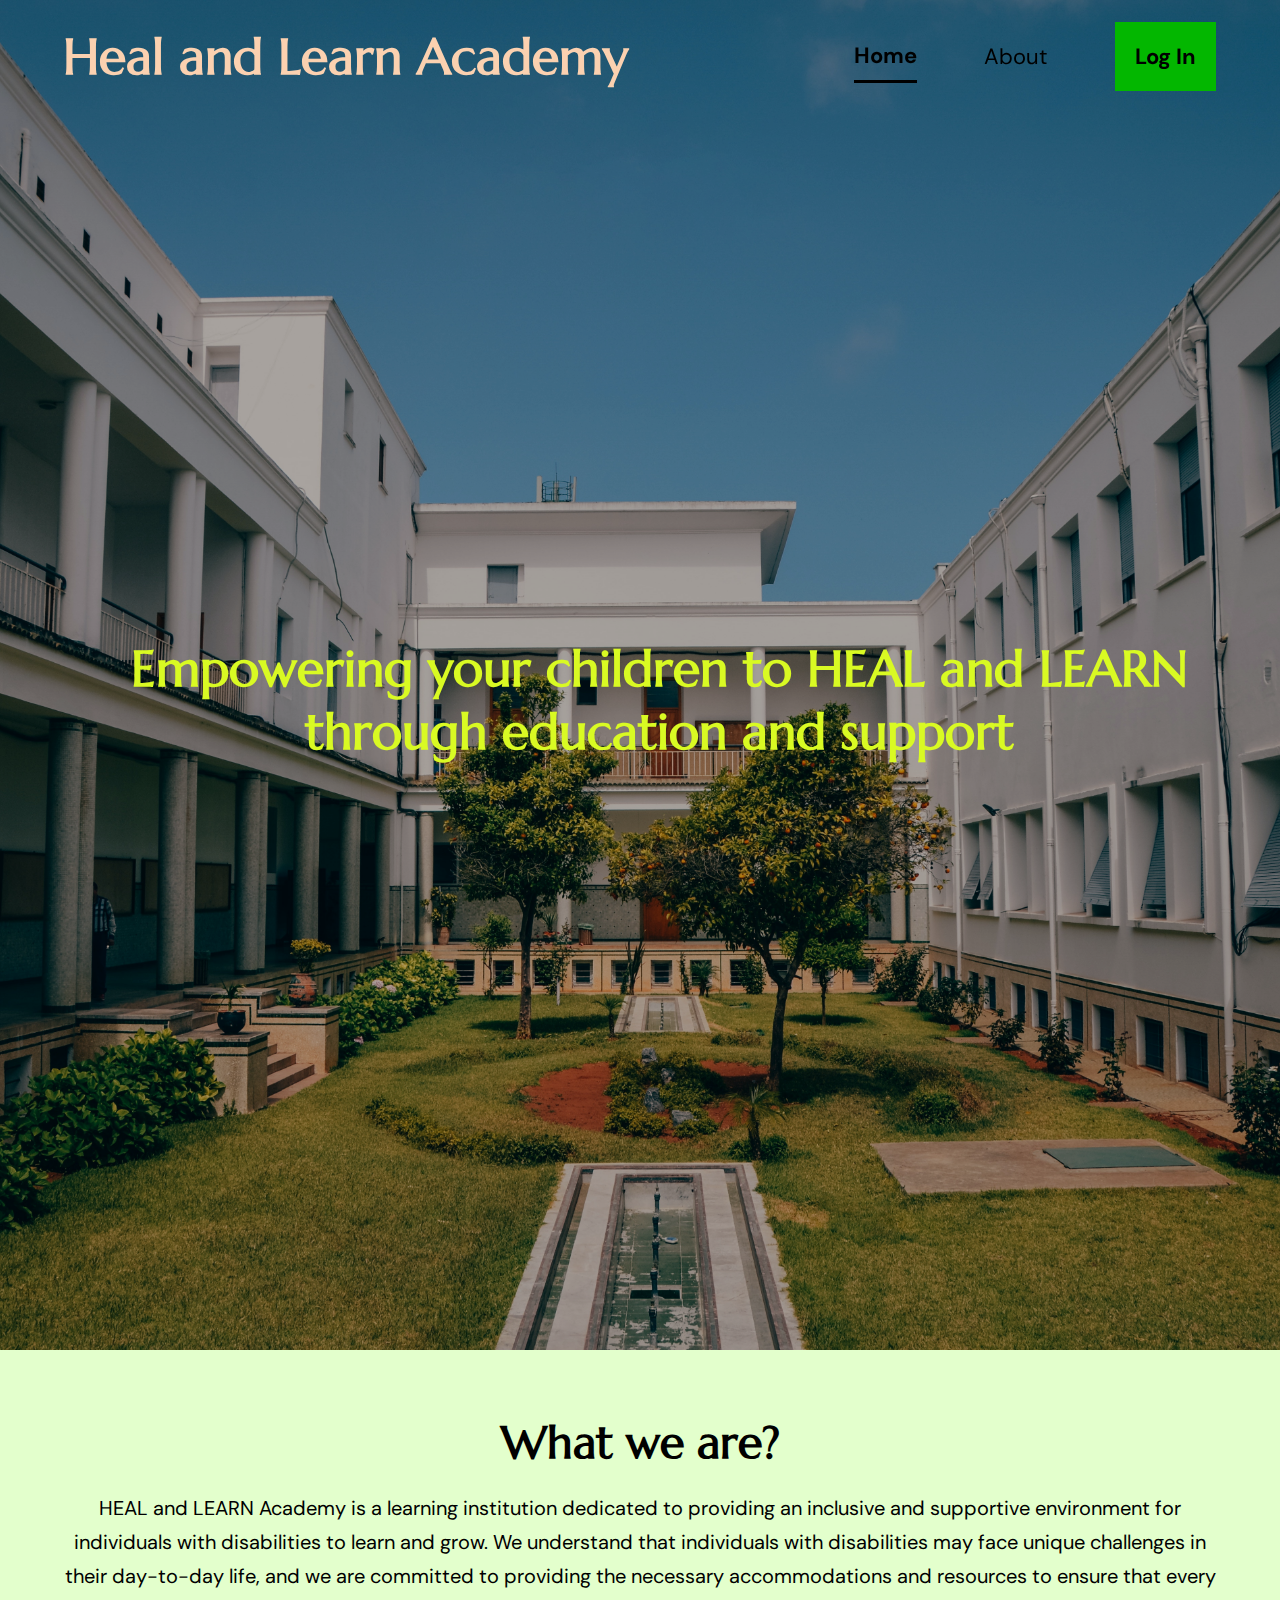
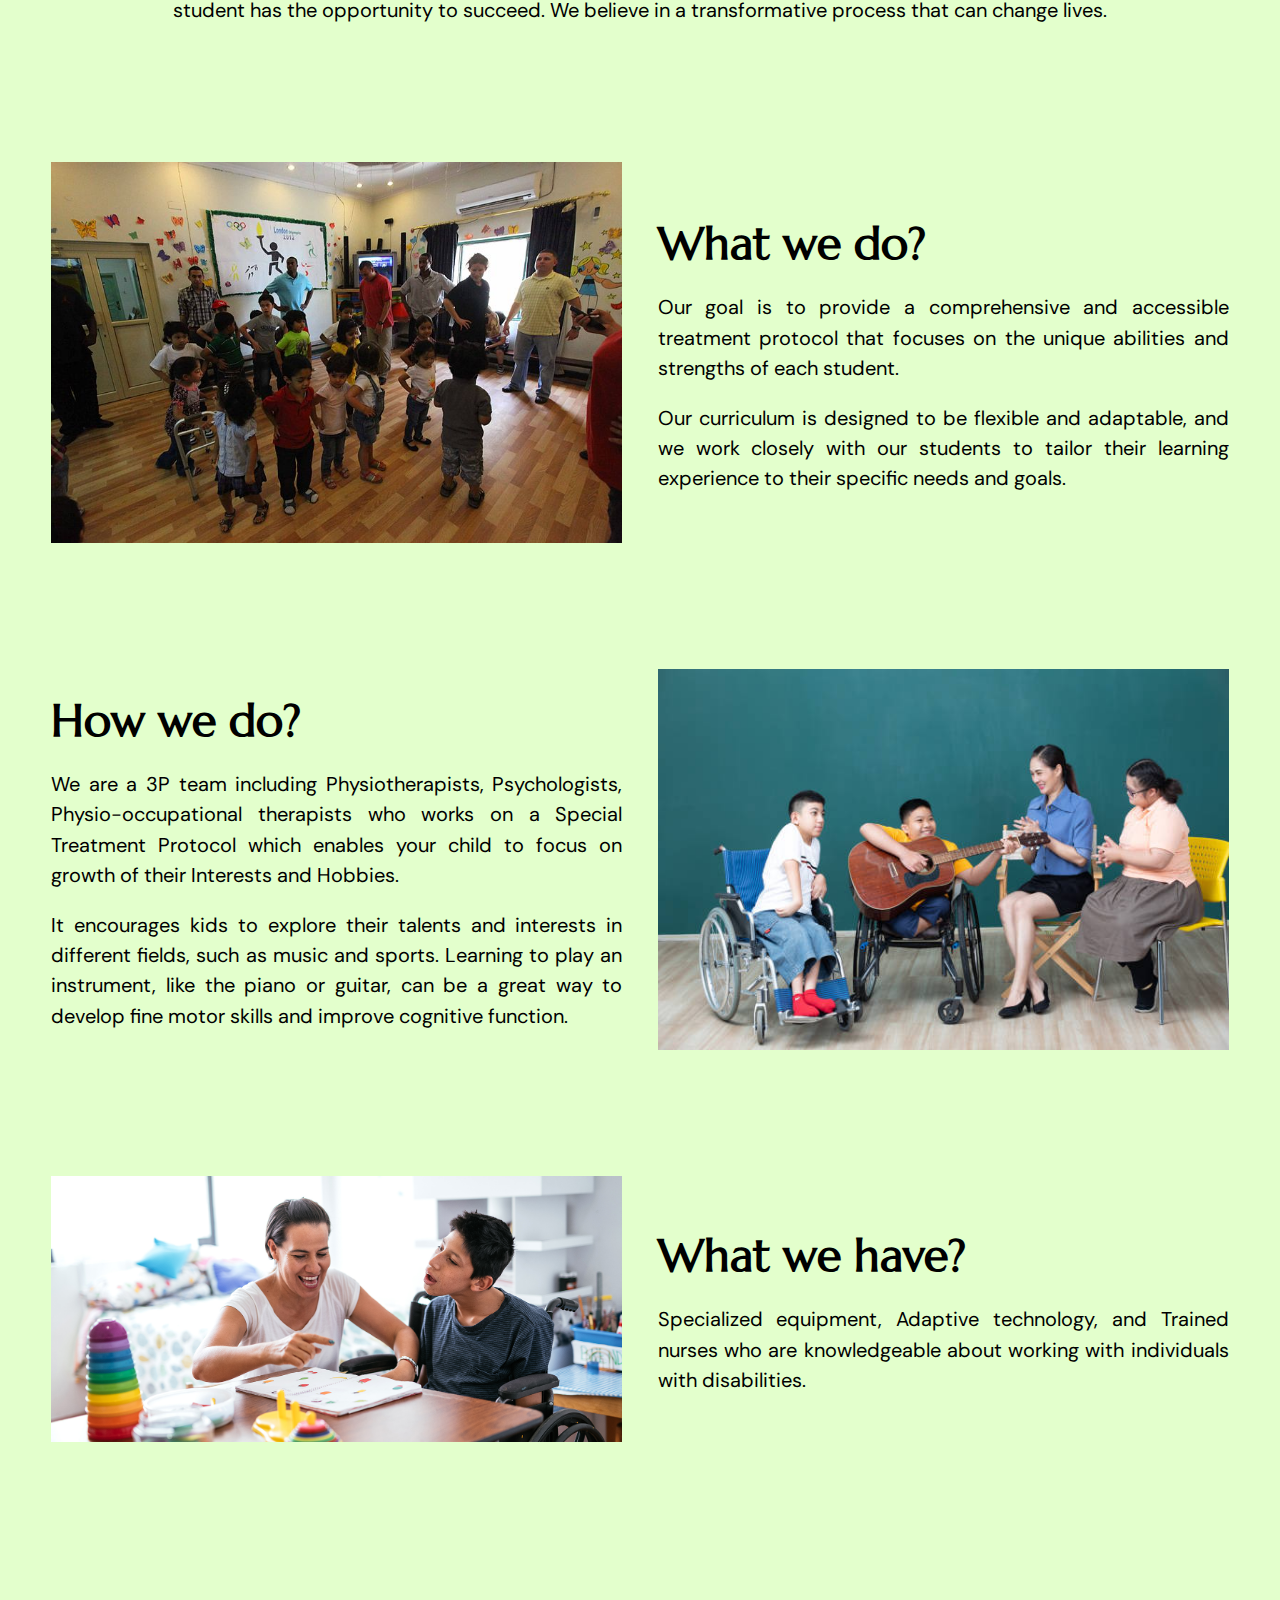
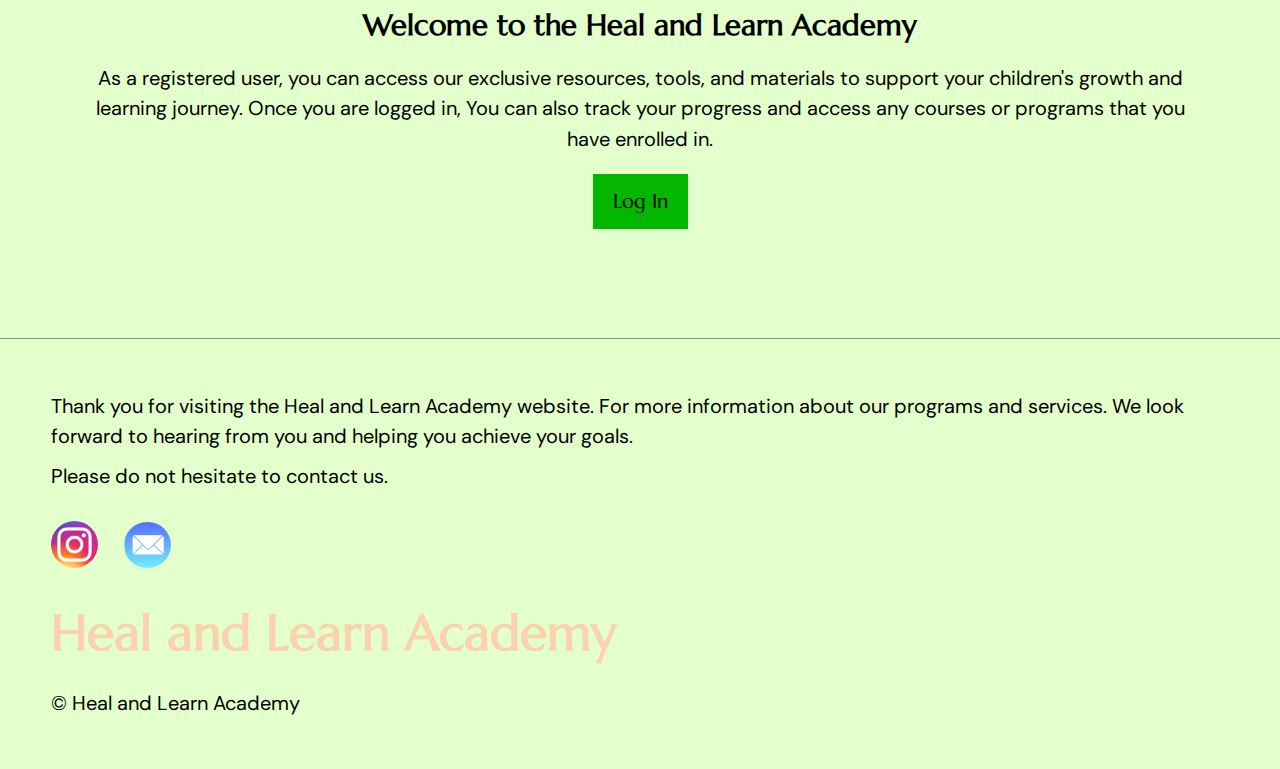
<file: index.html>
<!DOCTYPE html>
<html lang="en">

<head>
  <meta charset="UTF-8" />
  <meta http-equiv="X-UA-Compatible" content="IE=edge" />
  <meta name="viewport" content="width=device-width, initial-scale=1.0" />
  <title>Heal and Learn Academy</title>
  <link rel="preconnect" href="https://fonts.googleapis.com" />
  <link rel="preconnect" href="https://fonts.gstatic.com" crossorigin />
  <link href="https://fonts.googleapis.com/css2?family=Marcellus&display=swap" rel="stylesheet" />
  <link href="https://fonts.googleapis.com/css2?family=DM+Sans&display=swap" rel="stylesheet">
  <link rel="stylesheet" href="css/index.css" />
</head>

<body onscroll="scroll()">
  <div class="main">
    <div id="mySidenav" class="sidenav">
      <a href="javascript:void(0)" class="closebtn" onclick="closeNav()">&times;</a>
      <a href="#" class="ac">Home</a>
      <a href="about.html">About</a>
      <a href="login.html">Log In</a>
    </div>
    <div class="nav" id="nav">
      <div class="drawer">
        <img src="images/drawer_light.png" id="drawer" alt="Drawer" onclick="openNav()">
      </div>
      <div class="left">
        <h1>Heal and Learn Academy</h1>
      </div>
      <div class="right">
        <a href="#" class="active">Home</a>
        <a href="about.html">About</a>
        <a href="login.html" class="login">Log In</a>
      </div>
    </div>
    <div class="header">
      <div class="hero">
        <h1>Empowering your children to HEAL and LEARN through education and support</h1>
      </div>
    </div>
    <div class="whatweare">
      <h1>What we are?</h1>
      <p>HEAL and LEARN Academy is a learning institution dedicated to providing an inclusive and supportive environment
        for individuals with disabilities to learn and grow. We understand that individuals with disabilities may face
        unique challenges in their day-to-day life, and we are committed to providing the necessary accommodations and
        resources to ensure that every student has the opportunity to succeed. We believe in a transformative process
        that can change lives.</p>
    </div>
    <div class="whatwedo">
      <div class="row1">
        <img src="images/1.jpg" alt="Students exercising">
      </div>
      <div class="row2">
        <h1>What we do?</h1>
        <p>Our goal is to provide a comprehensive and accessible treatment protocol that focuses on the unique abilities
          and strengths of each student.</p>
        <p>Our curriculum is designed to be flexible and adaptable, and we work closely with our students to tailor
          their learning experience to their specific needs and goals.</p>
      </div>
    </div>
    <div class="whatwedo second">
      <div class="row2">
        <h1>How we do?</h1>
        <p>We are a 3P team including Physiotherapists, Psychologists, Physio-occupational therapists who works on a
          Special Treatment Protocol which enables your child to focus on growth of their Interests and Hobbies.</p>
        <p>It encourages kids to explore their talents and interests in different fields, such as music and sports.
          Learning to play an instrument, like the piano or guitar, can be a great way to develop fine motor skills and
          improve cognitive function.</p>
      </div>
      <div class="row1">
        <img src="images/2.jpg" alt="Student playing guitar">
      </div>
    </div>
    <div class="whatwedo">
      <div class="row1">
        <img src="images/3.jpg" alt="Teacher">
      </div>
      <div class="row2">
        <h1>What we have?</h1>
        <p>Specialized equipment, Adaptive technology, and Trained nurses who are knowledgeable about working with
          individuals with disabilities.</p>
      </div>
    </div>
    <div class="end">
      <h3>Welcome to the Heal and Learn Academy</h3>
      <p>As a registered user, you can access our exclusive resources, tools, and materials to support your children's growth and learning journey. Once you are logged in, You can also track your progress and access any courses or programs that you have enrolled in.</p>
      <a href="login.html"><button class="log">Log In</button></a>
    </div>
    <div class="footer">
      <p>Thank you for visiting the Heal and Learn Academy website. For more information about our programs and services. We look forward to hearing from you and helping you achieve your goals.</p>
      <p>Please do not hesitate to contact us.</p>
      <div class="icons">
        <img src="images/insta.png" alt="Instagram">
        <img src="images/mail.jpg" alt="Mail">
      </div>
      <h1>Heal and Learn Academy</h1>
      <p>&copy; Heal and Learn Academy</p>
    </div>
  </div>
  <script src="js/index.js"></script>
</body>

</html>
</file>
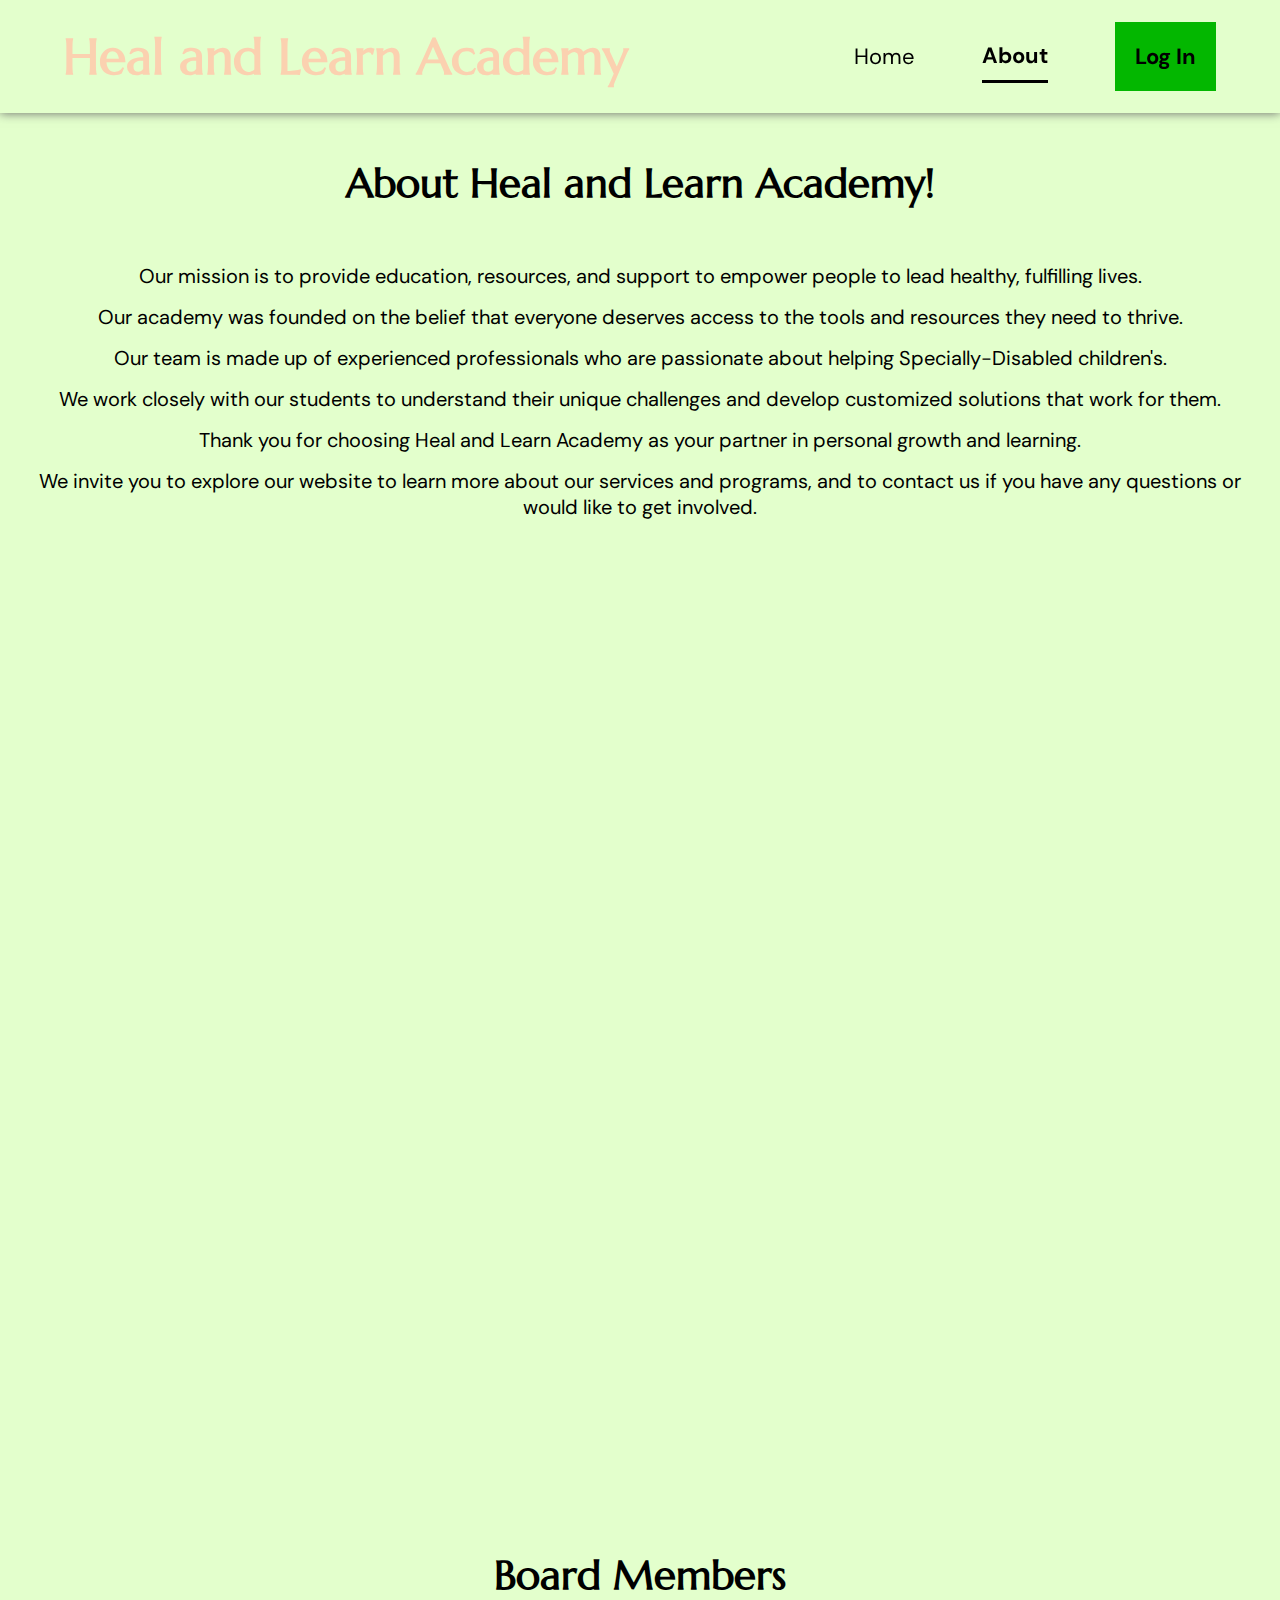
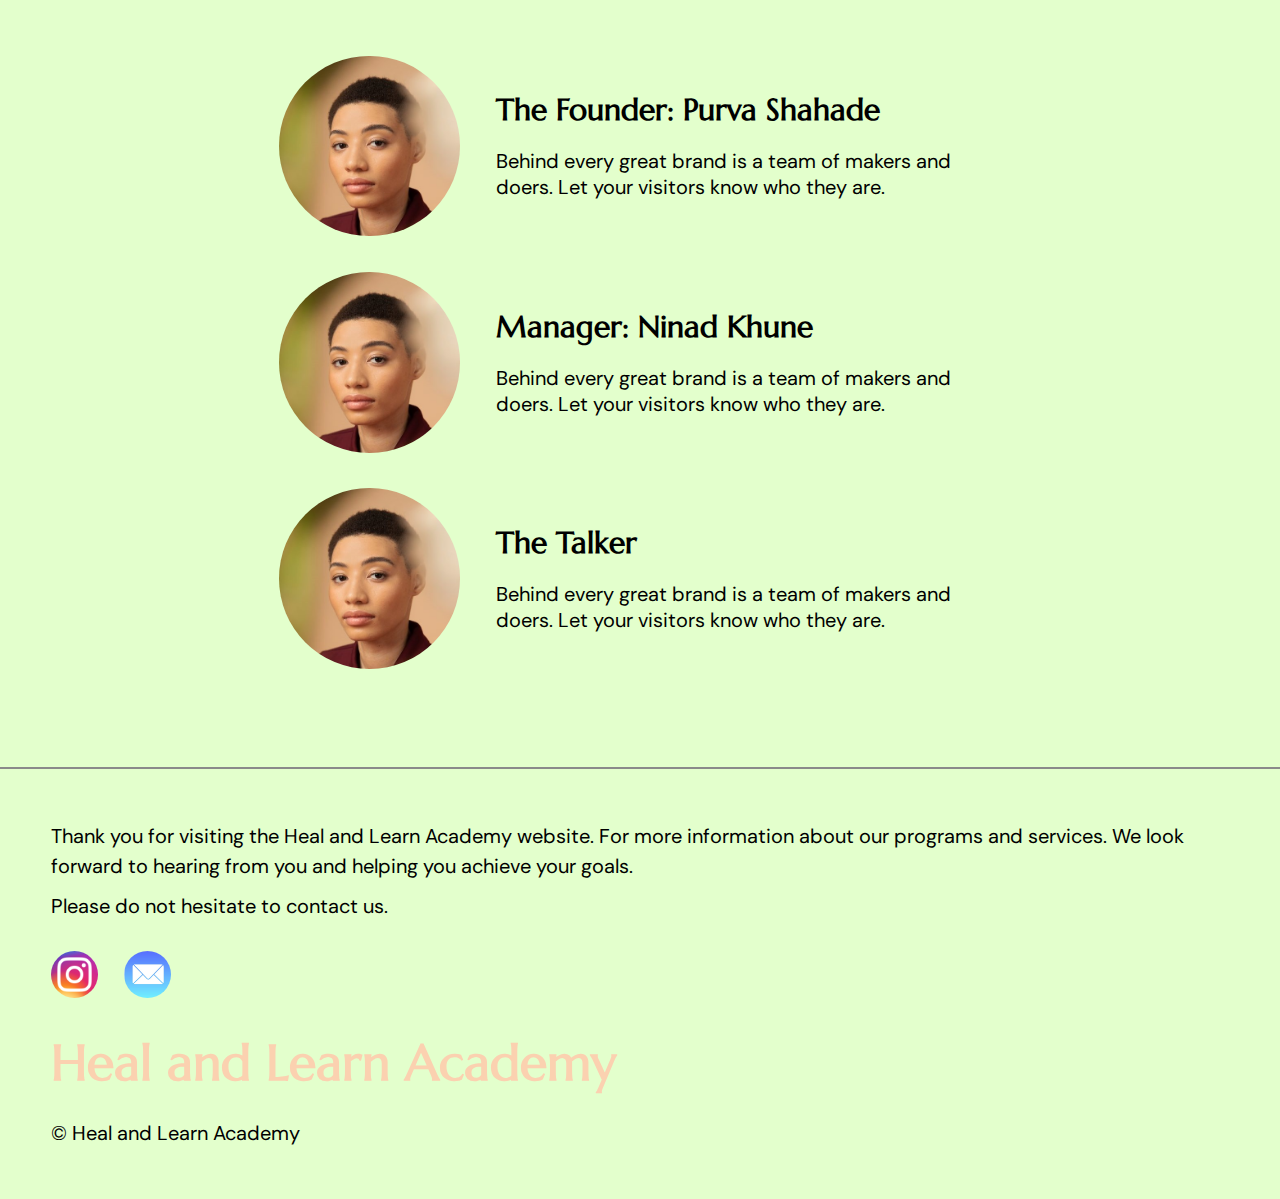
<file: about.html>
<!DOCTYPE html>
<html lang="en">

<head>
  <meta charset="UTF-8" />
  <meta http-equiv="X-UA-Compatible" content="IE=edge" />
  <meta name="viewport" content="width=device-width, initial-scale=1.0" />
  <title>Heal and Learn Academy</title>
  <link rel="preconnect" href="https://fonts.googleapis.com" />
  <link rel="preconnect" href="https://fonts.gstatic.com" crossorigin />
  <link href="https://fonts.googleapis.com/css2?family=Marcellus&display=swap" rel="stylesheet" />
  <link href="https://fonts.googleapis.com/css2?family=DM+Sans&display=swap" rel="stylesheet">
  <link rel="stylesheet" href="css/about.css" />
</head>

<body>
  <div class="main">
    <div id="mySidenav" class="sidenav">
      <a href="javascript:void(0)" class="closebtn" onclick="closeNav()">&times;</a>
      <a href="index.html">Home</a>
      <a href="#" class="ac">About</a>
      <a href="login.html">Log In</a>
    </div>
    <div class="nav shadow" id="nav">
      <div class="drawer">
        <img src="images/drawer.png" id="drawer" alt="Drawer" onclick="openNav()">
      </div>
      <div class="left">
        <h1>Heal and Learn Academy</h1>
      </div>
      <div class="right">
        <a href="index.html">Home</a>
        <a href="#" class="active">About</a>
        <a href="login.html" class="login">Log In</a>
      </div>
    </div>
    <div class="space"></div>
    <div class="content">
        <h1>About Heal and Learn Academy!</h1>
        <p>Our mission is to provide education, resources, and support to empower people to lead healthy, fulfilling lives.</p>
        <p>Our academy was founded on the belief that everyone deserves access to the tools and resources they need to thrive.</p>
        <p>Our team is made up of experienced professionals who are passionate about helping Specially-Disabled children's.</p>
        <p>We work closely with our students to understand their unique challenges and develop customized solutions that work for them.</p>
        <p>Thank you for choosing Heal and Learn Academy as your partner in personal growth and learning.</p>
        <p>We invite you to explore our website to learn more about our services and programs, and to contact us if you have any questions or would like to get involved.</p>
        <iframe class="yt" src="https://www.youtube.com/embed/37u__uVKea4" title="YouTube video player" frameborder="0" allow="accelerometer; autoplay; clipboard-write; encrypted-media; gyroscope; picture-in-picture; web-share" allowfullscreen></iframe>
        <h1>Board Members</h1>
        <div class="mem">
            <img src="images/acc.jpeg" alt="Account">
            <div class="aside">
                <h2>The Founder: Purva Shahade</h2>
                <p>Behind every great brand is a team of makers and doers. Let your visitors know who they are.</p>
            </div>
        </div>
        <div class="mem">
            <img src="images/acc.jpeg" alt="Account">
            <div class="aside">
                <h2>Manager: Ninad Khune</h2>
                <p>Behind every great brand is a team of makers and doers. Let your visitors know who they are.</p>
            </div>
        </div>
        <div class="mem">
            <img src="images/acc.jpeg" alt="Account">
            <div class="aside">
                <h2>The Talker</h2>
                <p>Behind every great brand is a team of makers and doers. Let your visitors know who they are.</p>
            </div>
        </div>
    </div>
    <div class="footer">
      <p>Thank you for visiting the Heal and Learn Academy website. For more information about our programs and services. We look forward to hearing from you and helping you achieve your goals.</p>
      <p>Please do not hesitate to contact us.</p>
      <div class="icons">
        <img src="images/insta.png" alt="Instagram">
        <img src="images/mail.jpg" alt="Mail">
      </div>
      <h1>Heal and Learn Academy</h1>
      <p>&copy; Heal and Learn Academy</p>
    </div>
  </div>
  <script src="js/about.js"></script>
</body>

</html>
</file>
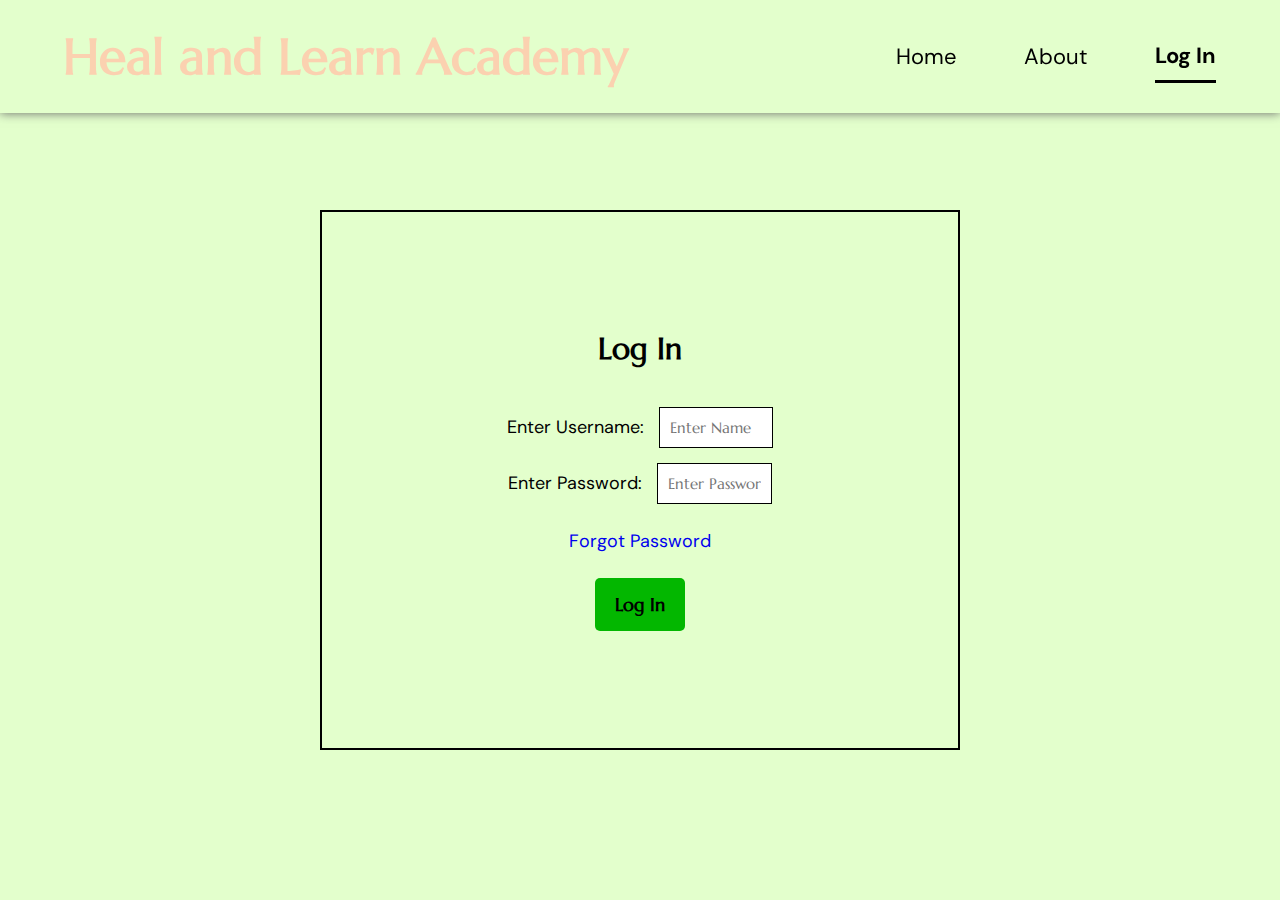
<file: login.html>
<!DOCTYPE html>
<html lang="en">

<head>
  <meta charset="UTF-8" />
  <meta http-equiv="X-UA-Compatible" content="IE=edge" />
  <meta name="viewport" content="width=device-width, initial-scale=1.0" />
  <title>Heal and Learn Academy</title>
  <link rel="preconnect" href="https://fonts.googleapis.com" />
  <link rel="preconnect" href="https://fonts.gstatic.com" crossorigin />
  <link href="https://fonts.googleapis.com/css2?family=Marcellus&display=swap" rel="stylesheet" />
  <link href="https://fonts.googleapis.com/css2?family=DM+Sans&display=swap" rel="stylesheet">
  <link rel="stylesheet" href="css/login.css" />
</head>

<body>
  <div class="main">
    <div id="mySidenav" class="sidenav">
      <a href="javascript:void(0)" class="closebtn" onclick="closeNav()">&times;</a>
      <a href="index.html">Home</a>
      <a href="about.html">About</a>
      <a href="#" class="ac">Log In</a>
    </div>
    <div class="nav shadow" id="nav">
      <div class="drawer">
        <img src="images/drawer.png" id="drawer" alt="Drawer" onclick="openNav()">
      </div>
      <div class="left">
        <h1>Heal and Learn Academy</h1>
      </div>
      <div class="right">
        <a href="index.html">Home</a>
        <a href="about.html">About</a>
        <a href="#" class="active">Log In</a>
      </div>
    </div>
    <div class="space"></div>
    <div class="login">
      <div class="log">
        <h1>Log In</h1>
        <div class="log_content">
          <p>Enter Username: <input type="text" placeholder="Enter Name" id="name"></p>
          <p>Enter Password: <input type="text" placeholder="Enter Password" id="pass"></p>
        </div>
        <a href="#" class="a_forgot">
          <p class="forgot">Forgot Password</p>
        </a>
        <a href="" id="page" class="button"><button onclick="login()">Log In</button></a>
      </div>
    </div>
  </div>
  <script src="js/login.js"></script>
</body>

</html>
</file>
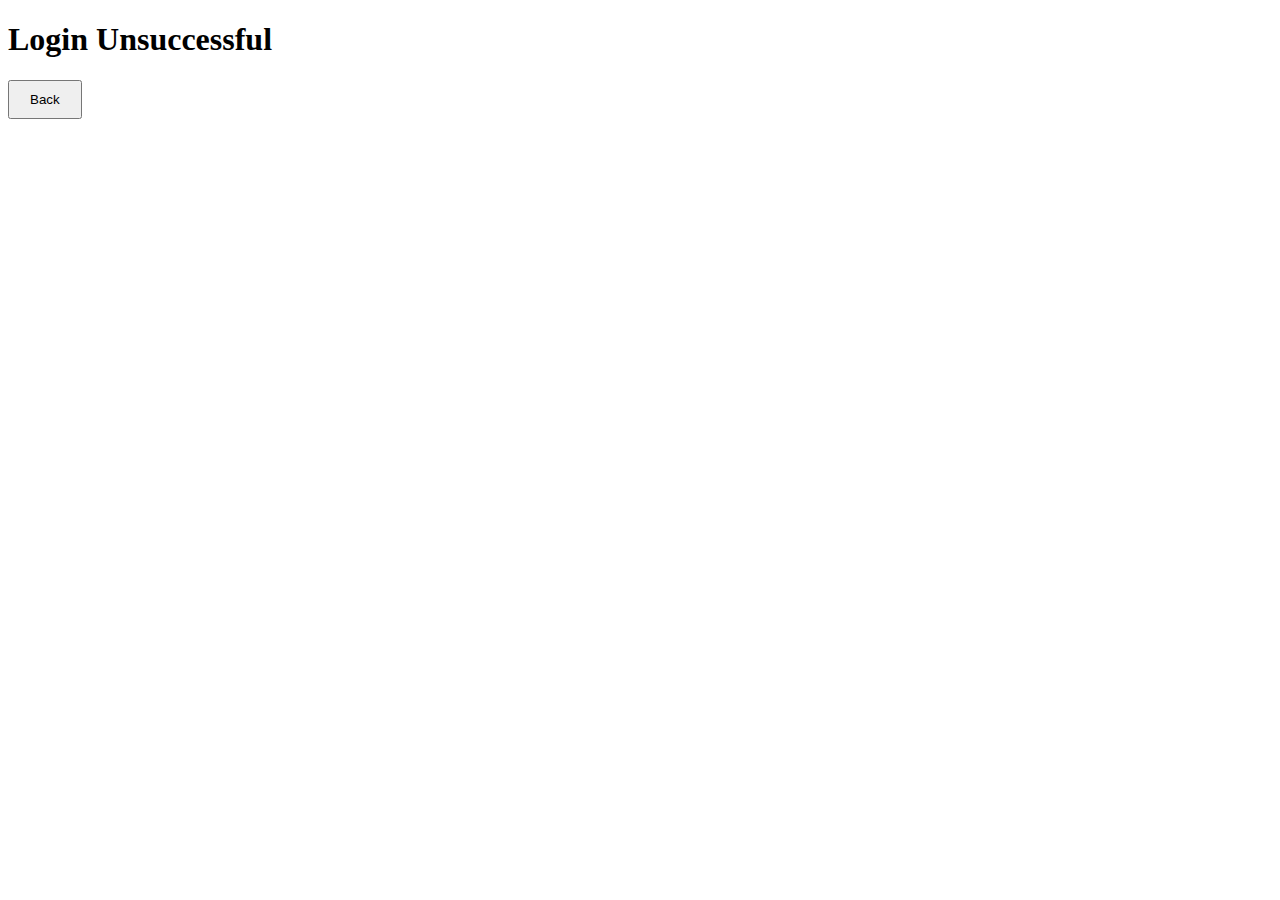
<file: unsuccess.html>
<!DOCTYPE html>
<html lang="en">

<head>
  <meta charset="UTF-8" />
  <meta http-equiv="X-UA-Compatible" content="IE=edge" />
  <meta name="viewport" content="width=device-width, initial-scale=1.0" />
  <title>Heal and Learn Academy</title>
  <link rel="preconnect" href="https://fonts.googleapis.com" />
  <link rel="preconnect" href="https://fonts.gstatic.com" crossorigin />
  <link href="https://fonts.googleapis.com/css2?family=Marcellus&display=swap" rel="stylesheet" />
  <link href="https://fonts.googleapis.com/css2?family=DM+Sans&display=swap" rel="stylesheet">
  <style>
    a {
        text-decoration: none;
        color: black;
    }
    button {
        padding: 10px 20px;
    }
  </style>
</head>

<body>
  <h1>Login Unsuccessful</h1>
  <a href="login.html"><button>Back</button></a>
</body>

</html>
</file>
<file: css/index.css>
* {
    margin: 0;
    padding: 0;
    box-sizing: border-box;
    font-family: 'Marcellus', serif;
}

body {
    /* scroll-behavior: smooth; */
    background-color: #E3FFCC;
}

.main {
    width: 100%;
}

.header {
    background-image: url('/images/pexels-idriss-meliani-2982449.jpg');
    background-position: center;
    background-repeat: no-repeat;
    background-size: cover;
    width: 100%;
    height: 150vh;
}

.nav {
    width: 100%;
    display: flex;
    align-items: center;
    position: fixed;
    z-index: 100;
    transition: 0.1s linear;
    background-color: transparent;
}

.left {
    width: 60%;
    padding-left: 3%;
}

.left h1 {
    padding: 25px;
    font-size: 50px;
    color: #fbd1b0;
}

.right {
    display: flex;
    padding-right: 5%;
    justify-content: end;
    align-items: center;
    width: 40%;
    gap: 15%;
    transition: 1s;
}

.right a {
    font-family: 'DM Sans', sans-serif;
    padding: 10px 0;
    text-decoration: none;
    color: black;
    font-size: 22px;
    transition: 0.1s;
}

.right a:hover {
    border-bottom: 3px solid black;
}

.active {
    font-weight: bold;
    font-size: 24px;
    border-bottom: 3px solid black;
}

.hero {
    background-color: rgb(0, 0, 0);
    background-color: rgba(0, 0, 0, 0.3);
    width: 100%;
    height: 150vh;
    display: flex;
    align-items: center;
    justify-content: center;
}

.hero h1 {
    padding-top: 50px;
    padding-left: 10%;
    padding-right: 7%;
    text-align: center;
    font-size: 50px;
    color: #d9fa23;
}

.login {
    background-color: #03B700;
    font-weight: bold;
    padding: 20px 20px !important;
}

.whatweare {
    padding: 5%;
    text-align: center;
    font-size: 20px;
}

.whatweare h1 {
    font-size: 45px;
}

.whatweare p {
    margin-top: 20px;
    line-height: 0.9cm;
}

.whatwedo {
    width: 100%;
    display: flex;
    justify-content: center;
    align-items: center;
    gap: 3%;
    margin-top: 20px;
    margin-bottom: 20px;
    padding: 4%;
}

.whatwedo .row1 {
    width: 50%;
}

.whatwedo .row2 {
    width: 50%;
}

.row1 img {
    width: 100%;
    height: auto;
}

.row2 h1 {
    font-size: 45px;
}

.row2 p {
    font-size: 20px;
    margin-top: 20px;
    line-height: 0.8cm;
    text-align: justify;
}

p {
    font-family: 'DM Sans', sans-serif;
}

.end {
    width: 100%;
    display: flex;
    justify-content: center;
    flex-direction: column;
    gap: 20px;
    padding: 7%;
    font-size: 25px;
    text-align: center;
}

.end button {
    cursor: pointer;
    transition: 0.1s;
}

.end button:hover {
    transform: scale(1.05, 1.05);
    border-bottom: 3px solid black;
}

.end p {
    line-height: 0.8cm;
    font-size: 20px;
}

.log {
    background-color: #03B700;
    padding: 15px 20px;
    border: 0;
    font-size: 20px;
}

.shadow {
    box-shadow: 0px 0px 10px rgb(102, 102, 102);
}

.footer {
    margin-top: 20px;
    border-top: 1.5px solid #8a8a8a;
    padding: 4%;
    line-height: 0.8cm;
    font-size: 20px;
    width: 100%;
    display: flex;
    flex-direction: column;
    gap: 10px;
}

.icons img {
    width: 4%;
    margin-top: 20px;
    margin-right: 20px;
    border-radius: 50%;
}

.footer h1 {
    margin-top: 30px;
    margin-bottom: 30px;
    font-size: 50px;
    color: #fbd1b0;
}

.drawer {
    position: absolute;
    padding: 30px;
    display: none;
}

.drawer img {
    width: 20%;
}

.sidenav {
    height: 100%;
    width: 0;
    position: fixed;
    z-index: 101;
    top: 0;
    left: 0;
    background-color: #E3FFCC;
    overflow-x: hidden;
    transition: 0.5s;
    text-align: center;
    padding-top: 60px;
}

.sidenav a {
    padding: 8px 8px 8px 8px;
    text-decoration: none;
    font-size: 18px;
    color: #000000;
    display: block;
    transition: 0.3s;
}

.sidenav a:hover {
    color: #f1f1f1;
}

.sidenav .closebtn {
    position: absolute;
    top: 0;
    right: 25px;
    font-size: 30px;
    margin-left: 50px;
}

.ac {
    font-weight: bold;
}

@media screen and (max-width: 1024px) {
    .drawer {
        display: block;
    }

    .right {
        display: none;
    }

    .left {
        width: 100%;
        text-align: right;
        padding-right: 20px;
    }

    .left h1 {
        padding: 15px;
        font-size: 30px;
    }

    .header {
        height: 70vh;
    }

    .hero {
        height: 70vh;
    }

    .hero h1 {
        margin-top: 50px;
        font-size: 25px;
    }

    .whatweare {
        margin-top: 30px;
    }

    .whatweare h1,
    .row2 h1,
    .end h3 {
        font-size: 25px;
    }

    .whatweare p,
    .row2 p,
    .end p,
    .footer p {
        font-size: 18px;
    }

    .log {
        padding: 10px 15px;
    }

    .footer h1 {
        font-size: 30px;
    }

    /* .sidenav {
        width: 50%;
    } */

    .sidenav a {
        font-size: 20px;
    }
}

@media screen and (max-width: 768px) {
    .whatwedo {
        flex-direction: column-reverse;
        gap: 30px;
        margin-top: 30px;
    }

    .whatwedo .row1 {
        width: 90%;
    }

    .whatwedo .row2 {
        width: 90%;
        text-align: center;
    }

    .second {
        flex-direction: column;
    }

    .row2 p {
        text-align: center;
    }

    .footer {
        text-align: center;
    }

    .footer h1 {
        margin-top: 10px;
        margin-bottom: 10px;
    }

    .icons img {
        width: 8%;
        margin-top: 10px;
        margin-right: 10px;
    }

    .log {
        padding: 10px 15px;
        font-size: 15px;
    }

    /* .sidenav {
        width: 70%;
    } */

    .sidenav a {
        font-size: 15px;
    }
}

@media screen and (max-width: 450px) {
    .drawer img {
        padding-top: 5px;
        width: 13%;
    }

    .left h1 {
        font-size: 20px;
    }

    .header {
        height: 80vh;
    }

    .hero {
        height: 80vh;
    }

    .hero h1 {
        padding: 0;
        margin-top: 0;
        margin-left: 7%;
        margin-right: 7%;
        font-size: 20px;
        line-height: 0.9cm;
    }

    .whatwedo {
        flex-direction: column-reverse;
        gap: 30px;
        margin-top: 25px;
    }

    .whatwedo .row1 {
        width: 95%;
    }

    .whatwedo .row2 {
        width: 95%;
        text-align: center;
    }

    .second {
        flex-direction: column;
    }

    .whatweare h1,
    .row2 h1,
    .end h3 {
        font-size: 20px;
    }

    .whatweare p,
    .row2 p,
    .end p,
    .footer p {
        font-size: 15px;
        line-height: 0.7cm;
    }

    .log {
        padding: 10px 15px;
    }

    .footer h1 {
        font-size: 20px;
        line-height: 0.9cm;
        margin-top: 5px;
        margin-bottom: 5px;
    }

    .icons img {
        width: 10%;
        margin-top: 10px;
        margin-right: 10px;
    }

    .log {
        padding: 8px 12px;
    }
}
</file>
<file: css/about.css>
* {
    margin: 0;
    padding: 0;
    box-sizing: border-box;
    font-family: 'Marcellus', serif;
}

body {
    /* scroll-behavior: smooth; */
    background-color: #E3FFCC;
}

.main {
    width: 100%;
}

.nav {
    width: 100%;
    display: flex;
    align-items: center;
    position: fixed;
    z-index: 100;
    transition: 0.1s linear;
    background-color: #E3FFCC;
}

.left {
    width: 60%;
    padding-left: 3%;
}

.left h1 {
    padding: 25px;
    font-size: 50px;
    color: #fbd1b0;
}

.right {
    display: flex;
    padding-right: 5%;
    justify-content: end;
    align-items: center;
    width: 40%;
    gap: 15%;
}

.right a {
    font-family: 'DM Sans', sans-serif;
    padding: 10px 0;
    text-decoration: none;
    color: black;
    font-size: 22px;
    transition: 0.1s;
}

.right a:hover {
    border-bottom: 3px solid black;
}

.active {
    font-weight: bold;
    font-size: 24px;
    border-bottom: 3px solid black;
}

.login {
    background-color: #03B700;
    font-weight: bold;
    padding: 20px 20px !important;
}

p {
    font-family: 'DM Sans', sans-serif;
}

.shadow {
    box-shadow: 0px 0px 10px rgb(102, 102, 102);
}

.space {
    height: 100px;
}

.content {
    display: flex;
    justify-content: center;
    align-items: center;
    flex-direction: column;
    gap: 15px;
    font-size: 20px;
    padding: 3%;
    text-align: center;
}

.content h1 {
    margin-top: 20px;
    margin-bottom: 40px;
}

.yt {
    margin-top: 40px;
    margin-bottom: 40px;
    width: 90%;
    height: 100vh;
}

.mem {
    width: 60%;
    display: flex;
    align-items: center;
    justify-content: center;
    margin-bottom: 20px;
}

.mem img {
    border-radius: 50%;
    width: 25%;
    height: auto;
}

.aside {
    padding: 5%;
    display: flex;
    flex-direction: column;
    gap: 20px;
    text-align: left;
}

.footer {
    margin-top: 40px;
    border-top: 2px solid #8a8a8a;
    padding: 4%;
    line-height: 0.8cm;
    font-size: 20px;
    width: 100%;
    display: flex;
    flex-direction: column;
    gap: 10px;
}

.icons img {
    width: 4%;
    margin-top: 20px;
    margin-right: 20px;
    border-radius: 50%;
}

.footer h1 {
    margin-top: 30px;
    margin-bottom: 30px;
    font-size: 50px;
    color: #fbd1b0;
}

.drawer {
    position: absolute;
    padding: 30px;
    display: none;
}

.drawer img {
    width: 20%;
}

.sidenav {
    height: 100%;
    width: 0;
    position: fixed;
    z-index: 101;
    top: 0;
    left: 0;
    background-color: #E3FFCC;
    overflow-x: hidden;
    transition: 0.5s;
    text-align: center;
    padding-top: 60px;
}

.sidenav a {
    padding: 8px 8px 8px 8px;
    text-decoration: none;
    font-size: 18px;
    color: #000000;
    display: block;
    transition: 0.3s;
}

.sidenav a:hover {
    color: #f1f1f1;
}

.sidenav .closebtn {
    position: absolute;
    top: 0;
    right: 25px;
    font-size: 30px;
    margin-left: 50px;
}

.ac {
    font-weight: bold;
}

@media screen and (max-width: 1024px) {
    .drawer {
        display: block;
    }

    .right {
        display: none;
    }

    .left {
        width: 100%;
        text-align: right;
        padding-right: 20px;
    }

    .left h1 {
        padding: 15px;
        font-size: 30px;
    }

    .header {
        height: 70vh;
    }

    .hero {
        height: 70vh;
    }

    .hero h1 {
        margin-top: 50px;
        font-size: 25px;
    }

    .footer h1 {
        font-size: 30px;
    }

    .content {
        gap: 10px;
    }

    .content h1 {
        margin-top: 0;
        font-size: 25px;
        margin-bottom: 20px;
    }

    .content p {
        width: 90%;
    }

    .yt {
        margin-top: 50px;
        height: 60vh;
    }

    .mem {
        width: 90%;
        padding-left: 2%;
    }

    .mem img {
        width: 20%;
    }

    .aside h2 {
        font-size: 25px;
    }

    .aside p {
        font-size: 20px;
    }

    /* .sidenav {
        width: 50%;
    } */

    .sidenav a {
        font-size: 20px;
    }
}

@media screen and (max-width: 768px) {
    .content {
        gap: 10px;
    }

    .content p {
        width: 90%;
        text-align: justify;
    }

    .yt {
        margin-top: 50px;
        height: 50vh;
    }

    .mem {
        width: 90%;
        display: flex;
        flex-direction: column;
        gap: 20px;
        padding-top: 15px;
        padding-bottom: 15px;
    }

    .mem img {
        width: 30%;
    }

    .aside h2 {
        font-size: 20px;
        text-align: center;
    }

    .aside p {
        text-align: center;
        font-size: 18px;
    }

    .footer {
        text-align: center;
    }

    .footer h1 {
        margin-top: 10px;
        margin-bottom: 10px;
    }

    .icons img {
        width: 8%;
        margin-top: 10px;
        margin-right: 10px;
    }

    /* .sidenav {
        width: 70%;
    } */

    .sidenav a {
        font-size: 15px;
    }
}

@media screen and (max-width: 450px) {
    .drawer img {
        padding-top: 5px;
        width: 13%;
    }

    .left h1 {
        font-size: 20px;
    }

    .header {
        height: 80vh;
    }

    .hero {
        height: 80vh;
    }

    .hero h1 {
        padding: 0;
        margin-top: 0;
        margin-left: 7%;
        margin-right: 7%;
        font-size: 20px;
        line-height: 0.9cm;
    }
    
    .content {
        gap: 10px;
    }

    .content h1 {
        font-size: 20px;
    }

    .content p {
        font-size: 18px;
    }

    .yt {
        margin-top: 50px;
        height: 30vh;
    }

    .mem {
        width: 90%;
        display: flex;
        flex-direction: column;
        gap: 20px;
        padding-top: 15px;
        padding-bottom: 15px;
    }

    .mem img {
        width: 40%;
    }

    .aside h2 {
        font-size: 20px;
        text-align: center;
    }

    .aside p {
        text-align: center;
        font-size: 18px;
    }

    .footer h1 {
        font-size: 20px;
        line-height: 0.9cm;
        margin-top: 5px;
        margin-bottom: 5px;
    }

    .icons img {
        width: 10%;
        margin-top: 10px;
        margin-right: 10px;
    }

    .log {
        padding: 8px 12px;
    }

    .footer p {
        font-size: 15px;
        line-height: 0.7cm;
    }
}
</file>
<file: css/login.css>
* {
    margin: 0;
    padding: 0;
    box-sizing: border-box;
    font-family: 'Marcellus', serif;
}

body {
    /* scroll-behavior: smooth; */
    background-color: #E3FFCC;
}

.main {
    width: 100%;
}

.nav {
    width: 100%;
    display: flex;
    align-items: center;
    position: fixed;
    z-index: 100;
    transition: 0.1s linear;
    background-color: #E3FFCC;
}

.left {
    width: 60%;
    padding-left: 3%;
}

.left h1 {
    padding: 25px;
    font-size: 50px;
    color: #fbd1b0;
}

.right {
    display: flex;
    padding-right: 5%;
    justify-content: end;
    align-items: center;
    width: 40%;
    gap: 15%;
}

.right a {
    font-family: 'DM Sans', sans-serif;
    padding: 10px 0;
    text-decoration: none;
    color: black;
    font-size: 22px;
    transition: 0.1s;
}

.right a:hover {
    border-bottom: 3px solid black;
}

.active {
    font-weight: bold;
    font-size: 24px;
    border-bottom: 3px solid black;
}

p {
    font-family: 'DM Sans', sans-serif;
}

.shadow {
    box-shadow: 0px 0px 10px rgb(102, 102, 102);
}

.space {
    height: 120px;
}

.login {
    width: 100%;
    height: 80vh;
    display: flex;
    justify-content: center;
    align-items: center;
}

.log {
    display: flex;
    justify-content: center;
    flex-direction: column;
    align-items: center;
    width: 50%;
    border: 2px solid black;
    height: 60vh;
    text-align: center;
}

.log h1 {
    font-size: 30px;
    margin-bottom: 40px;
}

.log_content {
    display: flex;
    flex-direction: column;
    gap: 15px;
}

.log_content p {
    font-size: 18px;
}

.log_content input {
    width: 35%;
    margin-left: 10px;
    padding: 10px;
    border: 1px solid black;
    font-size: 15px;
}

.log .forgot {
    margin-top: 25px;
    margin-bottom: 25px;
    font-size: 18px;
}

.log .button {
    text-decoration: none;
    color: black;
}

.a_forgot {
    text-decoration: none;
}

.log button {
    padding: 15px 20px;
    font-size: 18px;
    background-color: #03B700;
    font-weight: bold;
    border: 0;
    border-radius: 5px;
}

.drawer {
    position: absolute;
    padding: 30px;
    display: none;
}

.drawer img {
    width: 20%;
}

.sidenav {
    height: 100%;
    width: 0;
    position: fixed;
    z-index: 101;
    top: 0;
    left: 0;
    background-color: #E3FFCC;
    overflow-x: hidden;
    transition: 0.5s;
    text-align: center;
    padding-top: 60px;
}

.sidenav a {
    padding: 8px 8px 8px 8px;
    text-decoration: none;
    font-size: 18px;
    color: #000000;
    display: block;
    transition: 0.3s;
}

.sidenav a:hover {
    color: #f1f1f1;
}

.sidenav .closebtn {
    position: absolute;
    top: 0;
    right: 25px;
    font-size: 30px;
    margin-left: 50px;
}

.ac {
    font-weight: bold;
}

@media screen and (max-width: 1024px) {
    .drawer {
        display: block;
    }

    .right {
        display: none;
    }

    .left {
        width: 100%;
        text-align: right;
        padding-right: 20px;
    }

    .left h1 {
        padding: 15px;
        font-size: 30px;
    }

    .header {
        height: 70vh;
    }

    .hero {
        height: 70vh;
    }

    .hero h1 {
        margin-top: 50px;
        font-size: 25px;
    }

    .log {
        width: 70%;
    }

    .log_content {
        width: 100%;
    }

    .log_content input {
        width: 40%;
    }

    .footer h1 {
        font-size: 30px;
    }

    /* .sidenav {
        width: 50%;
    } */

    .sidenav a {
        font-size: 20px;
    }
}

@media screen and (max-width: 768px) {
    .log {
        width: 90%;
    }

    .log_content {
        width: 100%;
    }

    .log_content input {
        width: 50%;
    }

    .footer {
        text-align: center;
    }

    .footer h1 {
        margin-top: 10px;
        margin-bottom: 10px;
    }

    .icons img {
        width: 8%;
        margin-top: 10px;
        margin-right: 10px;
    }

    /* .sidenav {
        width: 70%;
    } */

    .sidenav a {
        font-size: 15px;
    }
}

@media screen and (max-width: 450px) {
    .drawer img {
        padding-top: 5px;
        width: 13%;
    }

    .left h1 {
        font-size: 20px;
    }

    .header {
        height: 80vh;
    }

    .hero {
        height: 80vh;
    }

    .hero h1 {
        padding: 0;
        margin-top: 0;
        margin-left: 7%;
        margin-right: 7%;
        font-size: 20px;
        line-height: 0.9cm;
    } 
    
    .footer h1 {
        font-size: 20px;
        line-height: 0.9cm;
        margin-top: 5px;
        margin-bottom: 5px;
    }

    .icons img {
        width: 10%;
        margin-top: 10px;
        margin-right: 10px;
    }

    .log {
        padding: 8px 12px;
    }

    .footer p {
        font-size: 15px;
        line-height: 0.7cm;
    }
}

@media screen and (max-width: 350px) {
    .log {
        padding-top: 50px;
        padding-bottom: 50px;
    }
    .log_content input {
        margin-top: 10px;
    }
}
</file>
